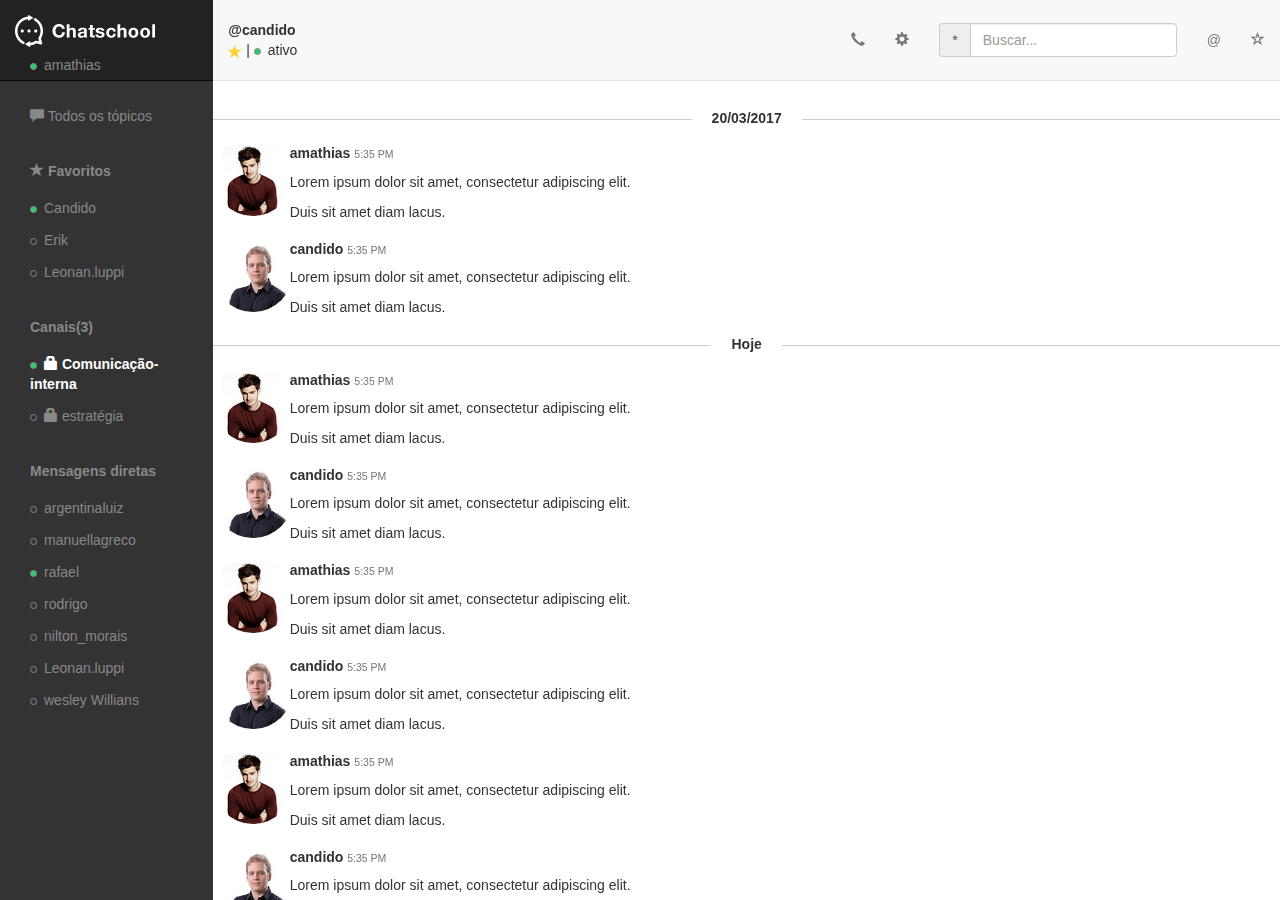
<file: html-e-css-do-zero v2/projeto/index.html>
<!DOCTYPE html>
<html lang="pt-br">
<head>
  <base href="">
  <meta charset="utf-8">
  <meta http-equiv="X-UA-Compatible" content="IE=edge">
  <meta name="viewport" content="width=device-width, initial-scale=1">
  <!-- The above 3 meta tags *must* come first in the head; any other head content must come *after* these tags -->
  <title>chatschool</title>

  <!-- Bootstrap -->
  <link href="css/bootstrap.min.css" rel="stylesheet">
  <link rel="stylesheet" href="css/styles.css">

  <!-- HTML5 shim and Respond.js for IE8 support of HTML5 elements and media queries -->
  <!-- WARNING: Respond.js doesn't work if you view the page via file:// -->
  <!--[if lt IE 9]>
  <script src="https://oss.maxcdn.com/html5shiv/3.7.3/html5shiv.min.js"></script>
  <script src="https://oss.maxcdn.com/respond/1.4.2/respond.min.js"></script>
  <![endif]-->
</head>
<body>
<div class="container-fluid box-100-height">
  <div class="row box-100-height">
    <section id="sidenav" class="col-md-2 box-100-height">
      <div class="navbar navbar-inverse navbar-static-top">
        <div class="container-fluid">
          <div class="navbar-header">
            <a href="" class="navbar-brand">
              <img src="../images/logo.png" alt="">
            </a>
          </div>
          <ul id="me" class="nav navbar-nav">
            <li class="online"><a href="">amathias</a></li>
          </ul>
        </div>
      </div>

      <ul class="nav nav-pills nav-stacked">
        <li class="no-status">
          <a href=""><span class="glyphicon glyphicon-comment"></span> Todos os tópicos</a>
        </li>
      </ul>

      <ul class="nav nav-pills nav-stacked">
        <li class="nav-header">
          <span class="glyphicon glyphicon-star"></span> Favoritos
        </li>
        <li class="online">
          <a href="">Candido</a>
          <a href="" class="action">x</a>
        </li>
        <li>
          <a href="">Erik</a>
          <a href="" class="action">x</a>
        </li>
        <li>
          <a href="">Leonan.luppi</a>
          <a href="" class="action">x</a>
        </li>
      </ul>

      <ul class="nav nav-pills nav-stacked">
        <li class="nav-header">
          Canais(3)
        </li>
        <li class="online active">
          <a href=""><span class="glyphicon glyphicon-lock"></span> Comunicação-interna</a>
          <a href="" class="action">x</a>
        </li>
        <li>
          <a href=""><span class="glyphicon glyphicon-lock"></span> estratégia</a>
          <a href="" class="action">x</a>
        </li>
      </ul>

      <ul class="nav nav-pills nav-stacked">
        <li class="nav-header">
          Mensagens diretas
        </li>
        <li>
          <a href="">argentinaluiz</a>
          <a href="" class="action">x</a>
        </li>
        <li>
          <a href="">manuellagreco</a>
          <a href="" class="action">x</a>
        </li>
        <li class="online">
          <a href="">rafael</a>
          <a href="" class="action">x</a>
        </li>
        <li>
          <a href="">rodrigo</a>
          <a href="" class="action">x</a>
        </li>
        <li>
          <a href="">nilton_morais</a>
          <a href="" class="action">x</a>
        </li>
        <li>
          <a href="">Leonan.luppi</a>
          <a href="" class="action">x</a>
        </li>
        <li>
          <a href="">wesley Willians</a>
          <a href="" class="action">x</a>
        </li>
      </ul>
    </section>

    <section id="content" class="col-md-10 box-100-height">
      <div class="navbar navbar-default navbar-static-top">
        <div class="container-fluid">
          <ul id="chat-title" class="nav navbar-nav">
            <li>
              <span>
                <a href="" class="title">@candido</a>
                <a href="" class="favorite"><span class="glyphicon glyphicon-star"></span></a> |
                <a href="" class="status">ativo</a>
              </span>
            </li>
          </ul>
          <ul class="nav navbar-nav navbar-right">
            <li><a href=""><span class="glyphicon glyphicon-earphone"></span></a></li>
            <li><a href=""><span class="glyphicon glyphicon-cog"></span></a></li>
            <li>
              <form action="" class="navbar-form navbar-left">
                <div class="input-group">
                  <span class="input-group-addon">*</span>
                  <input type="text" class="form-control" placeholder="Buscar...">
                </div>
              </form>
            </li>
            <li><a href="">@</a></li>
            <li><a href=""><span class="glyphicon glyphicon-star-empty"></span></a></li>
          </ul>
        </div>
      </div>

      <div class="row">
        <div class="col-md-12 datetime-separator">
          <h5>20/03/2017</h5>
        </div>
      </div>

      <div class="row">
        <div class="col-md-1">
          <div class="img-box-round">
            <img src="../images/team/team1.jpg" alt="">
          </div>
        </div>
        <div class="col-md-11">
          <div class="row">
            <h5>amathias <small>5:35 PM</small></h5>
          </div>
          <div class="row">
            <p>Lorem ipsum dolor sit amet, consectetur adipiscing elit.</p>
            <p>Duis sit amet diam lacus.</p>
          </div>
        </div>
      </div>

      <div class="row">
        <div class="col-md-1">
          <div class="img-box-round">
            <img src="../images/team/team2.jpg" alt="">
          </div>
        </div>
        <div class="col-md-11">
          <div class="row">
            <h5>candido <small>5:35 PM</small></h5>
          </div>
          <div class="row">
            <p>Lorem ipsum dolor sit amet, consectetur adipiscing elit.</p>
            <p>Duis sit amet diam lacus.</p>
          </div>
        </div>
      </div>

      <div class="row">
        <div class="col-md-12 datetime-separator">
          <h5>Hoje</h5>
        </div>
      </div>

      <div class="row">
        <div class="col-md-1">
          <div class="img-box-round">
            <img src="../images/team/team1.jpg" alt="">
          </div>
        </div>
        <div class="col-md-11">
          <div class="row">
            <h5>amathias <small>5:35 PM</small></h5>
          </div>
          <div class="row">
            <p>Lorem ipsum dolor sit amet, consectetur adipiscing elit.</p>
            <p>Duis sit amet diam lacus.</p>
          </div>
        </div>
      </div>

      <div class="row">
        <div class="col-md-1">
          <div class="img-box-round">
            <img src="../images/team/team2.jpg" alt="">
          </div>
        </div>
        <div class="col-md-11">
          <div class="row">
            <h5>candido <small>5:35 PM</small></h5>
          </div>
          <div class="row">
            <p>Lorem ipsum dolor sit amet, consectetur adipiscing elit.</p>
            <p>Duis sit amet diam lacus.</p>
          </div>
        </div>
      </div>

      <div class="row">
        <div class="col-md-1">
          <div class="img-box-round">
            <img src="../images/team/team1.jpg" alt="">
          </div>
        </div>
        <div class="col-md-11">
          <div class="row">
            <h5>amathias <small>5:35 PM</small></h5>
          </div>
          <div class="row">
            <p>Lorem ipsum dolor sit amet, consectetur adipiscing elit.</p>
            <p>Duis sit amet diam lacus.</p>
          </div>
        </div>
      </div>

      <div class="row">
        <div class="col-md-1">
          <div class="img-box-round">
            <img src="../images/team/team2.jpg" alt="">
          </div>
        </div>
        <div class="col-md-11">
          <div class="row">
            <h5>candido <small>5:35 PM</small></h5>
          </div>
          <div class="row">
            <p>Lorem ipsum dolor sit amet, consectetur adipiscing elit.</p>
            <p>Duis sit amet diam lacus.</p>
          </div>
        </div>
      </div>

      <div class="row">
        <div class="col-md-1">
          <div class="img-box-round">
            <img src="../images/team/team1.jpg" alt="">
          </div>
        </div>
        <div class="col-md-11">
          <div class="row">
            <h5>amathias <small>5:35 PM</small></h5>
          </div>
          <div class="row">
            <p>Lorem ipsum dolor sit amet, consectetur adipiscing elit.</p>
            <p>Duis sit amet diam lacus.</p>
          </div>
        </div>
      </div>

      <div class="row">
        <div class="col-md-1">
          <div class="img-box-round">
            <img src="../images/team/team2.jpg" alt="">
          </div>
        </div>
        <div class="col-md-11">
          <div class="row">
            <h5>candido <small>5:35 PM</small></h5>
          </div>
          <div class="row">
            <p>Lorem ipsum dolor sit amet, consectetur adipiscing elit.</p>
            <p>Duis sit amet diam lacus.</p>
          </div>
        </div>
      </div>

      <div class="row">
        <div class="col-md-1">
          <div class="img-box-round">
            <img src="../images/team/team1.jpg" alt="">
          </div>
        </div>
        <div class="col-md-11">
          <div class="row">
            <h5>amathias <small>5:35 PM</small></h5>
          </div>
          <div class="row">
            <p>Lorem ipsum dolor sit amet, consectetur adipiscing elit.</p>
            <p>Duis sit amet diam lacus.</p>
          </div>
        </div>
      </div>

      <div class="row">
        <div class="col-md-1">
          <div class="img-box-round">
            <img src="../images/team/team2.jpg" alt="">
          </div>
        </div>
        <div class="col-md-11">
          <div class="row">
            <h5>candido <small>5:35 PM</small></h5>
          </div>
          <div class="row">
            <p>Lorem ipsum dolor sit amet, consectetur adipiscing elit.</p>
            <p>Duis sit amet diam lacus.</p>
          </div>
        </div>
      </div>

      <div class="row">
        <div class="col-md-1">
          <div class="img-box-round">
            <img src="../images/team/team1.jpg" alt="">
          </div>
        </div>
        <div class="col-md-11">
          <div class="row">
            <h5>amathias <small>5:35 PM</small></h5>
          </div>
          <div class="row">
            <p>Lorem ipsum dolor sit amet, consectetur adipiscing elit.</p>
            <p>Duis sit amet diam lacus.</p>
          </div>
        </div>
      </div>

      <div class="row">
        <div class="col-md-1">
          <div class="img-box-round">
            <img src="../images/team/team2.jpg" alt="">
          </div>
        </div>
        <div class="col-md-11">
          <div class="row">
            <h5>candido <small>5:35 PM</small></h5>
          </div>
          <div class="row">
            <p>Lorem ipsum dolor sit amet, consectetur adipiscing elit.</p>
            <p>Duis sit amet diam lacus.</p>
          </div>
        </div>
      </div>

      <div class="row">
        <div class="col-md-1">
          <div class="img-box-round">
            <img src="../images/team/team1.jpg" alt="">
          </div>
        </div>
        <div class="col-md-11">
          <div class="row">
            <h5>amathias <small>5:35 PM</small></h5>
          </div>
          <div class="row">
            <p>Lorem ipsum dolor sit amet, consectetur adipiscing elit.</p>
            <p>Duis sit amet diam lacus.</p>
          </div>
        </div>
      </div>

      <div class="row">
        <div class="col-md-1">
          <div class="img-box-round">
            <img src="../images/team/team2.jpg" alt="">
          </div>
        </div>
        <div class="col-md-11">
          <div class="row">
            <h5>candido <small>5:35 PM</small></h5>
          </div>
          <div class="row">
            <p>Lorem ipsum dolor sit amet, consectetur adipiscing elit.</p>
            <p>Duis sit amet diam lacus.</p>
          </div>
        </div>
      </div>
    </section>
  </div>
</div>

<!-- jQuery (necessary for Bootstrap's JavaScript plugins) -->
<script src="https://ajax.googleapis.com/ajax/libs/jquery/1.12.4/jquery.min.js"></script>
<!-- Include all compiled plugins (below), or include individual files as needed -->
<script src="js/bootstrap.min.js"></script>
</body>
</html>
</file>
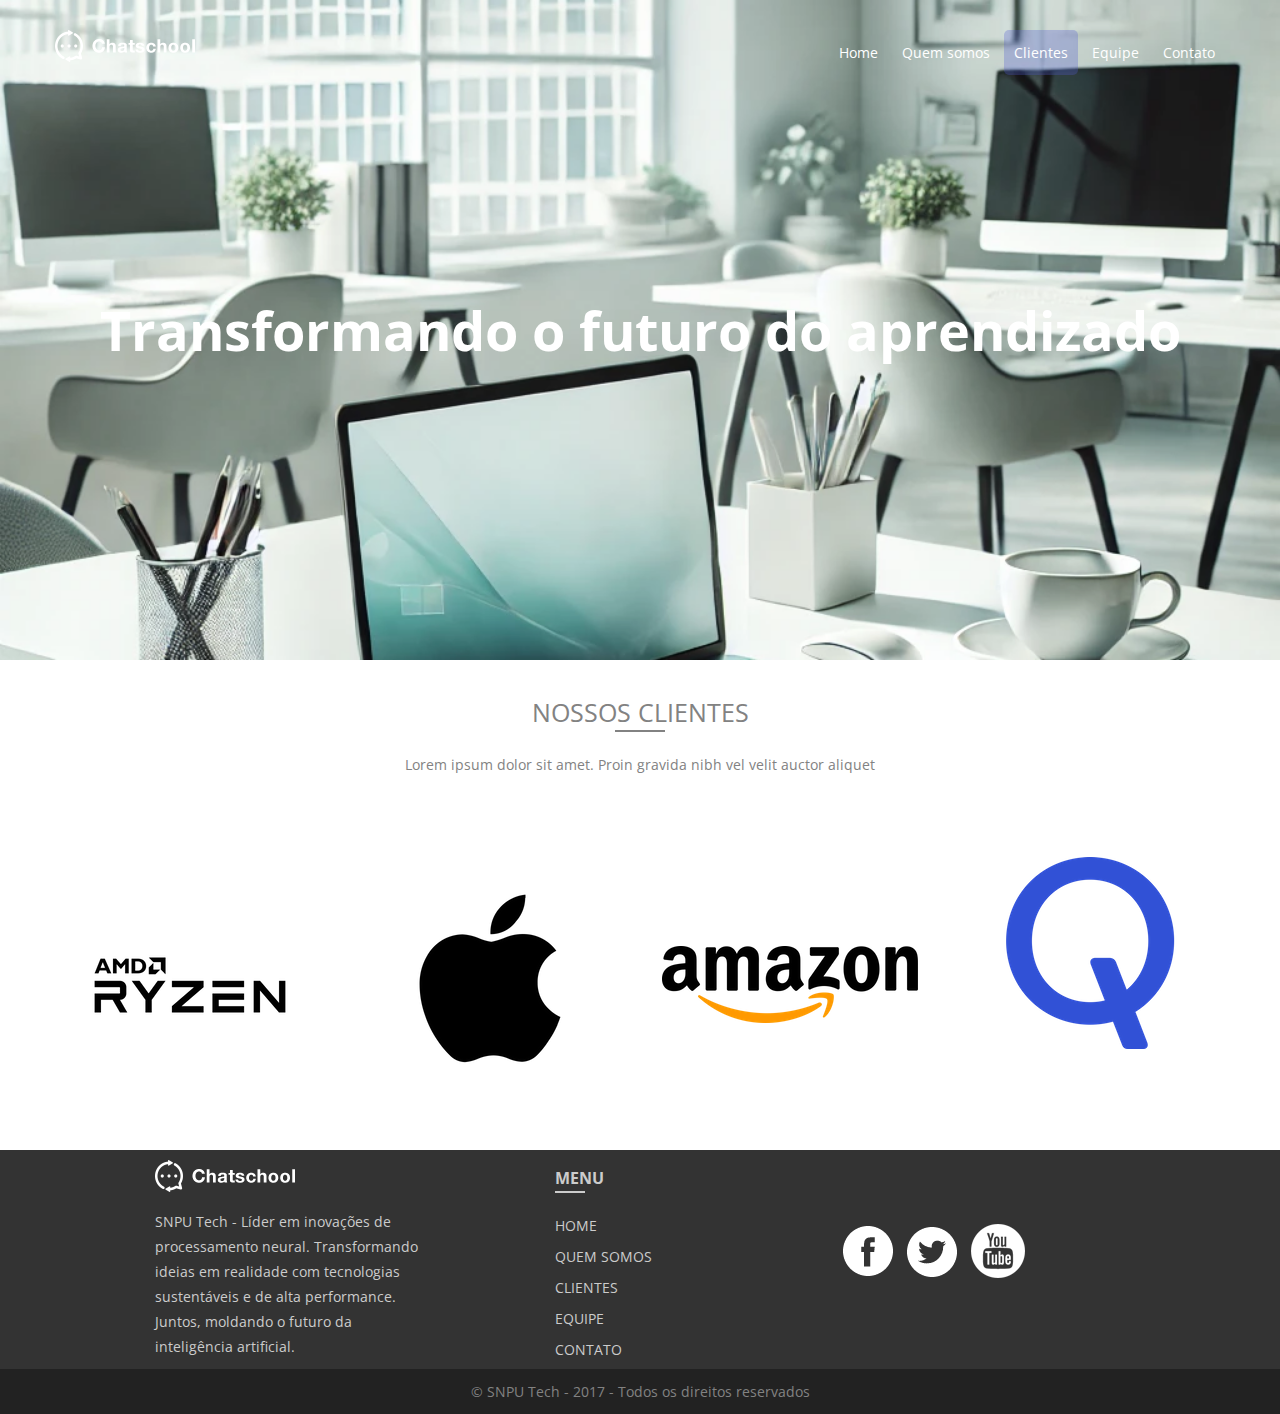
<file: html-e-css-do-zero v2/clientes.html>
<!doctype html>
<html lang="pt-br">
<head>
  <meta charset="UTF-8">
  <meta http-equiv="X-UA-Compatible" content="IE=edge">
  <meta name="viewport" content="width=device-width, initial-scale=1">
  <title>Clientes - Chatschool</title>
  <link href="https://fonts.googleapis.com/css?family=Open+Sans" rel="stylesheet">
  <link href="https://fonts.googleapis.com/icon?family=Material+Icons" rel="stylesheet">
  <link href="css/pages/clientes.min.css" rel="stylesheet">
</head>
<body>
<header id="header" class="page-clientes">
  <div class="container">
    <div class="row">
      <div class="col col-desktop-3 col-6">
        <a href="index.html">
          <img src="images/logo.png" alt="Logo da Chatschool">
        </a>
      </div>
      <div class="col col-desktop-9 col-6">
        <nav>
          <ul>
            <li><a href="/">Home</a></li>
            <li><a href="quem-somos.html">Quem somos</a></li>
            <li><a href="clientes.html" class="active">Clientes</a></li>
            <li><a href="equipe.html">Equipe</a></li>
            <li><a href="contato.html">Contato</a></li>
          </ul>
        </nav>
      </div>
    </div>
    <div class="row">
      <div class="col col-desktop-12 title">
        <h1>Transformando o futuro do aprendizado</h1>
      </div>
    </div>
  </div>
</header>
<main>
  <section id="customers" class="section section-center">
    <h2>Nossos clientes</h2>
    <p class="subtitle">Lorem ipsum dolor sit amet. Proin gravida nibh vel velit auctor aliquet</p>

    <div class="container">
      <div class="row">
        <div class="col col-desktop-3 col-3"><img src="images/clientes/icon1.png" alt=""></div>
        <div class="col col-desktop-3 col-3"><img src="images/clientes/icon2.png" alt=""></div>
        <div class="col col-desktop-3 col-3"><img src="images/clientes/icon3.png" alt=""></div>
        <div class="col col-desktop-3 col-3"><img src="images/clientes/icon4.png" alt=""></div>
      </div>
    </div>
  </section>
</main>
<footer id="footer">
  <div class="container">
    <div class="row">
      <div class="col col-offset-desktop-1 col-desktop-3">
        <p><a href=""><img src="images/logo.png" alt="Logo da Chatschool"></a></p>
        <p>SNPU Tech - Líder em inovações de processamento neural. Transformando ideias em realidade com tecnologias sustentáveis e de alta performance. Juntos, moldando o futuro da inteligência artificial.</p>
      </div>
      <div class="col col-offset-desktop-1 col-desktop-2 col-2">
        <h3>Menu</h3>
        <nav>
          <ul>
            <li><a href="/" class="active">Home</a></li>
            <li><a href="quem-somos.html">Quem somos</a></li>
            <li><a href="clientes.html">Clientes</a></li>
            <li><a href="equipe.html">Equipe</a></li>
            <li><a href="contato.html">Contato</a></li>
          </ul>
        </nav>
      </div>
      <div class="col col-desktop-3 social col-4">
        <a href=""><img src="images/social-facebook.png" alt=""></a>
        <a href=""><img src="images/social-twitter.png" alt=""></a>
        <a href=""><img src="images/social-youtube.png" alt=""></a>
      </div>
    </div>
  </div>
</footer>

<div id="copyright">
  &copy; SNPU Tech - 2017 - Todos os direitos reservados
</div>
</body>
</html>
</file>
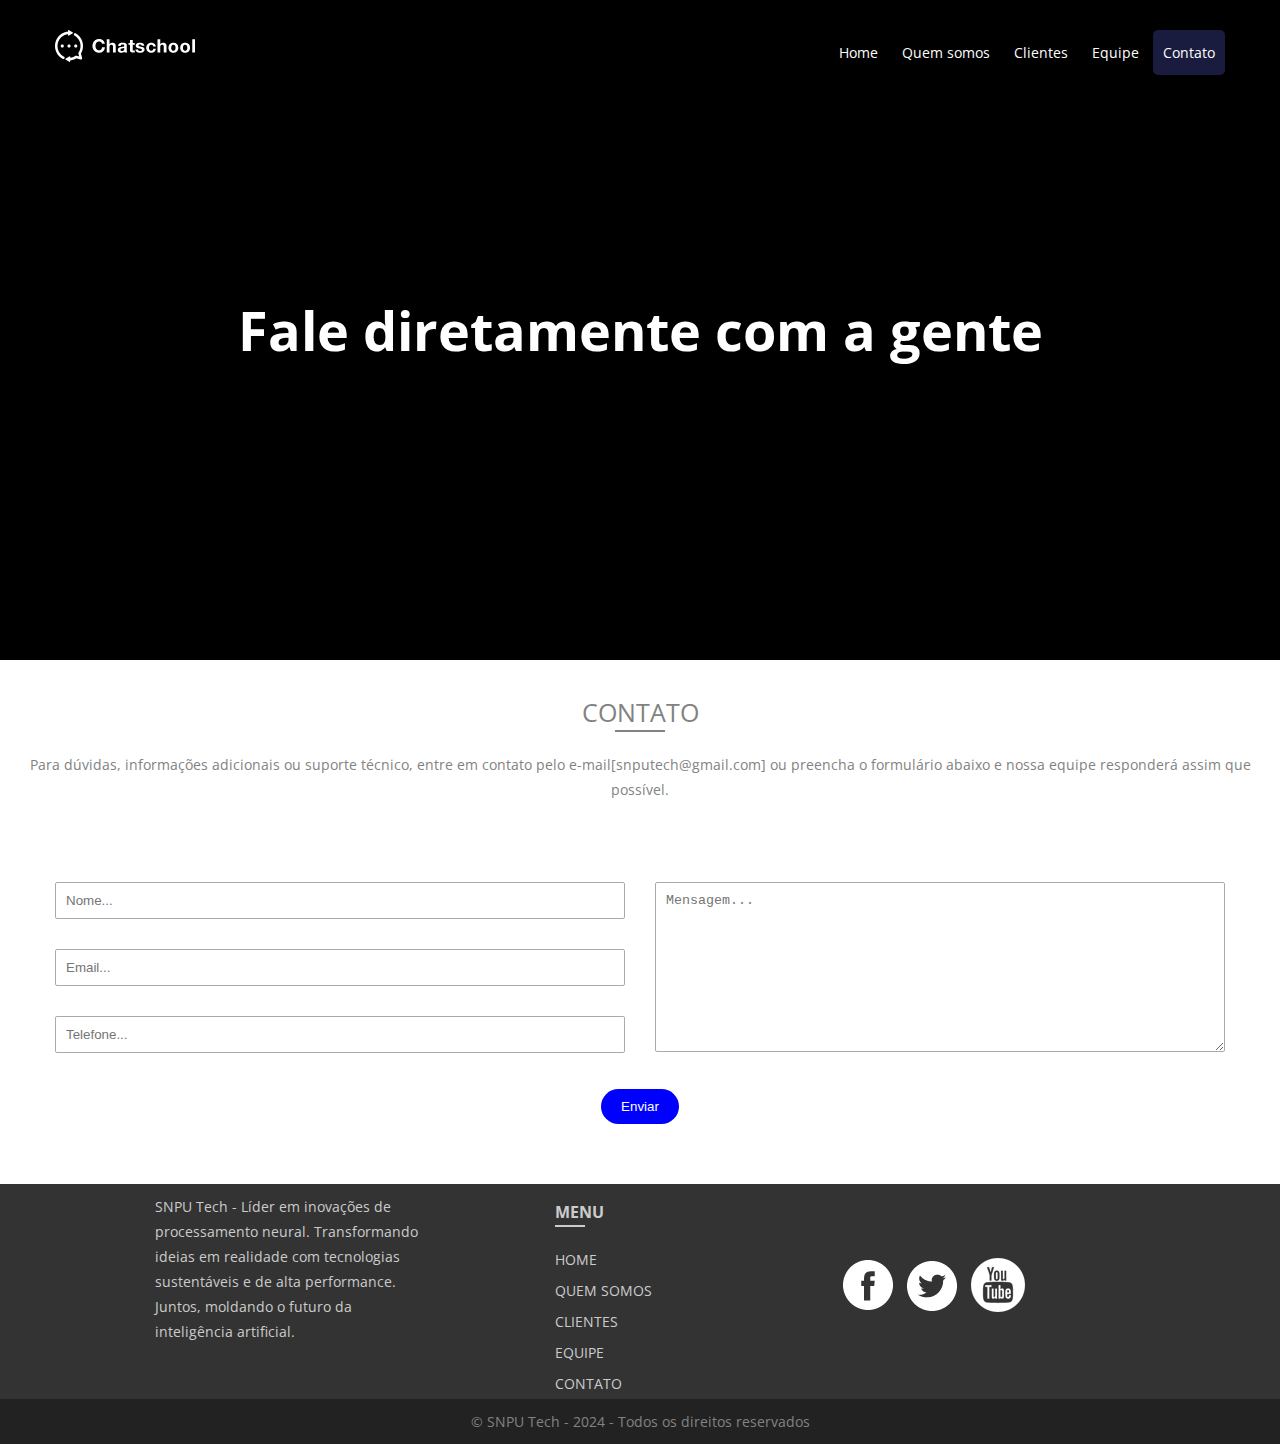
<file: html-e-css-do-zero v2/contato.html>
<!doctype html>
<html lang="pt-br">
<head>
  <meta charset="UTF-8">
  <meta http-equiv="X-UA-Compatible" content="IE=edge">
  <meta name="viewport" content="width=device-width, initial-scale=1">
  <title>Contato - Chatschool</title>
  <link href="https://fonts.googleapis.com/css?family=Open+Sans" rel="stylesheet">
  <link href="https://fonts.googleapis.com/icon?family=Material+Icons" rel="stylesheet">
  <link href="css/pages/contato.min.css" rel="stylesheet">
</head>
<body>
<header id="header" class="page-contato">
  <div class="container">
    <div class="row">
      <div class="col col-desktop-3 col-6">
        <a href="index.html">
          <img src="images/logo.png" alt="Logo da Chatschool">
        </a>
      </div>
      <div class="col col-desktop-9 col-6">
        <nav>
          <ul>
            <li><a href="/">Home</a></li>
            <li><a href="quem-somos.html">Quem somos</a></li>
            <li><a href="clientes.html">Clientes</a></li>
            <li><a href="equipe.html">Equipe</a></li>
            <li><a href="contato.html" class="active">Contato</a></li>
          </ul>
        </nav>
      </div>
    </div>
    <div class="row">
      <div class="col col-desktop-12 title">
        <h1>Fale diretamente com a gente</h1>
      </div>
    </div>
  </div>
</header>
<main>
  <section class="section section-center">
    <h2>Contato</h2>
    <p class="subtitle">
      Para dúvidas, informações adicionais ou suporte técnico, entre em contato pelo e-mail[snputech@gmail.com] ou preencha o formulário abaixo e nossa equipe responderá assim que possível.
    </p>

    <div class="container">
      <!-- https://github.com/dwyl/html-form-send-email-via-google-script-without-server -->
      <form action="https://script.google.com/macros/s/AKfycbzwr5wrIL9yQUw3Lh83wjqIw05peunLi-iUHiNVMgQ9WgXbj3AM/exec" class="row" method="post">
        <div class="col col-desktop-6 col-6">
          <div class="input-control">
            <input id="nome" name="nome" type="text" required placeholder="Nome...">
            <label for="nome">Nome*</label>
          </div>
          <div class="input-control">
            <input id="email" name="email" type="email" required placeholder="Email...">
            <label for="email">Email*</label>
          </div>
          <div class="input-control">
            <input id="telefone" name="telefone" type="number" placeholder="Telefone...">
            <label for="telefone">Telefone</label>
          </div>
        </div>
        <div class="col col-desktop-6 col-6">
          <div class="input-control">
            <textarea id="mensagem" name="mensagem" id="" cols="30" rows="10" placeholder="Mensagem..."></textarea>
            <label for="mensagem">Telefone</label>
          </div>
        </div>
        <div class="col col-desktop-12 col-6">
          <input type="submit" value="Enviar" class="btn">
        </div>
      </form>
    </div>

  </section>
</main>
<footer id="footer">
  <div class="container">
    <div class="row">
      <div class="col col-offset-desktop-1 col-desktop-3">
        <p></p>
        <p>SNPU Tech - Líder em inovações de processamento neural. Transformando ideias em realidade com tecnologias sustentáveis e de alta performance. Juntos, moldando o futuro da inteligência artificial.</p>
      </div>
      <div class="col col-offset-desktop-1 col-desktop-2 col-2">
        <h3>Menu</h3>
        <nav>
          <ul>
            <li><a href="/" class="active">Home</a></li>
            <li><a href="quem-somos.html">Quem somos</a></li>
            <li><a href="clientes.html">Clientes</a></li>
            <li><a href="equipe.html">Equipe</a></li>
            <li><a href="contato.html">Contato</a></li>
          </ul>
        </nav>
      </div>
      <div class="col col-desktop-3 social col-4">
        <a href=""><img src="images/social-facebook.png" alt=""></a>
        <a href=""><img src="images/social-twitter.png" alt=""></a>
        <a href=""><img src="images/social-youtube.png" alt=""></a>
      </div>
    </div>
  </div>
</footer>

<div id="copyright">
  &copy; SNPU Tech - 2024 - Todos os direitos reservados
</div>

<script src="https://code.jquery.com/jquery-3.2.1.min.js"></script>
<script>
  $('form').submit(function (event) {
    event.preventDefault();
    $('form input[type="submit"]').val('Aguarde...')
        .attr('disabled', true);
    $.ajax({
      type: $('form').attr('method'),
      url: $('form').attr('action'),
      data: $('form').serialize(),
      success: function () {
        alert('Email enviado com sucesso');
        $('form').trigger('reset');

        $('form input[type="submit"]').val('Enviar')
        .attr('disabled', false);
      }
    });
  });
</script>

</body>
</html>
</file>
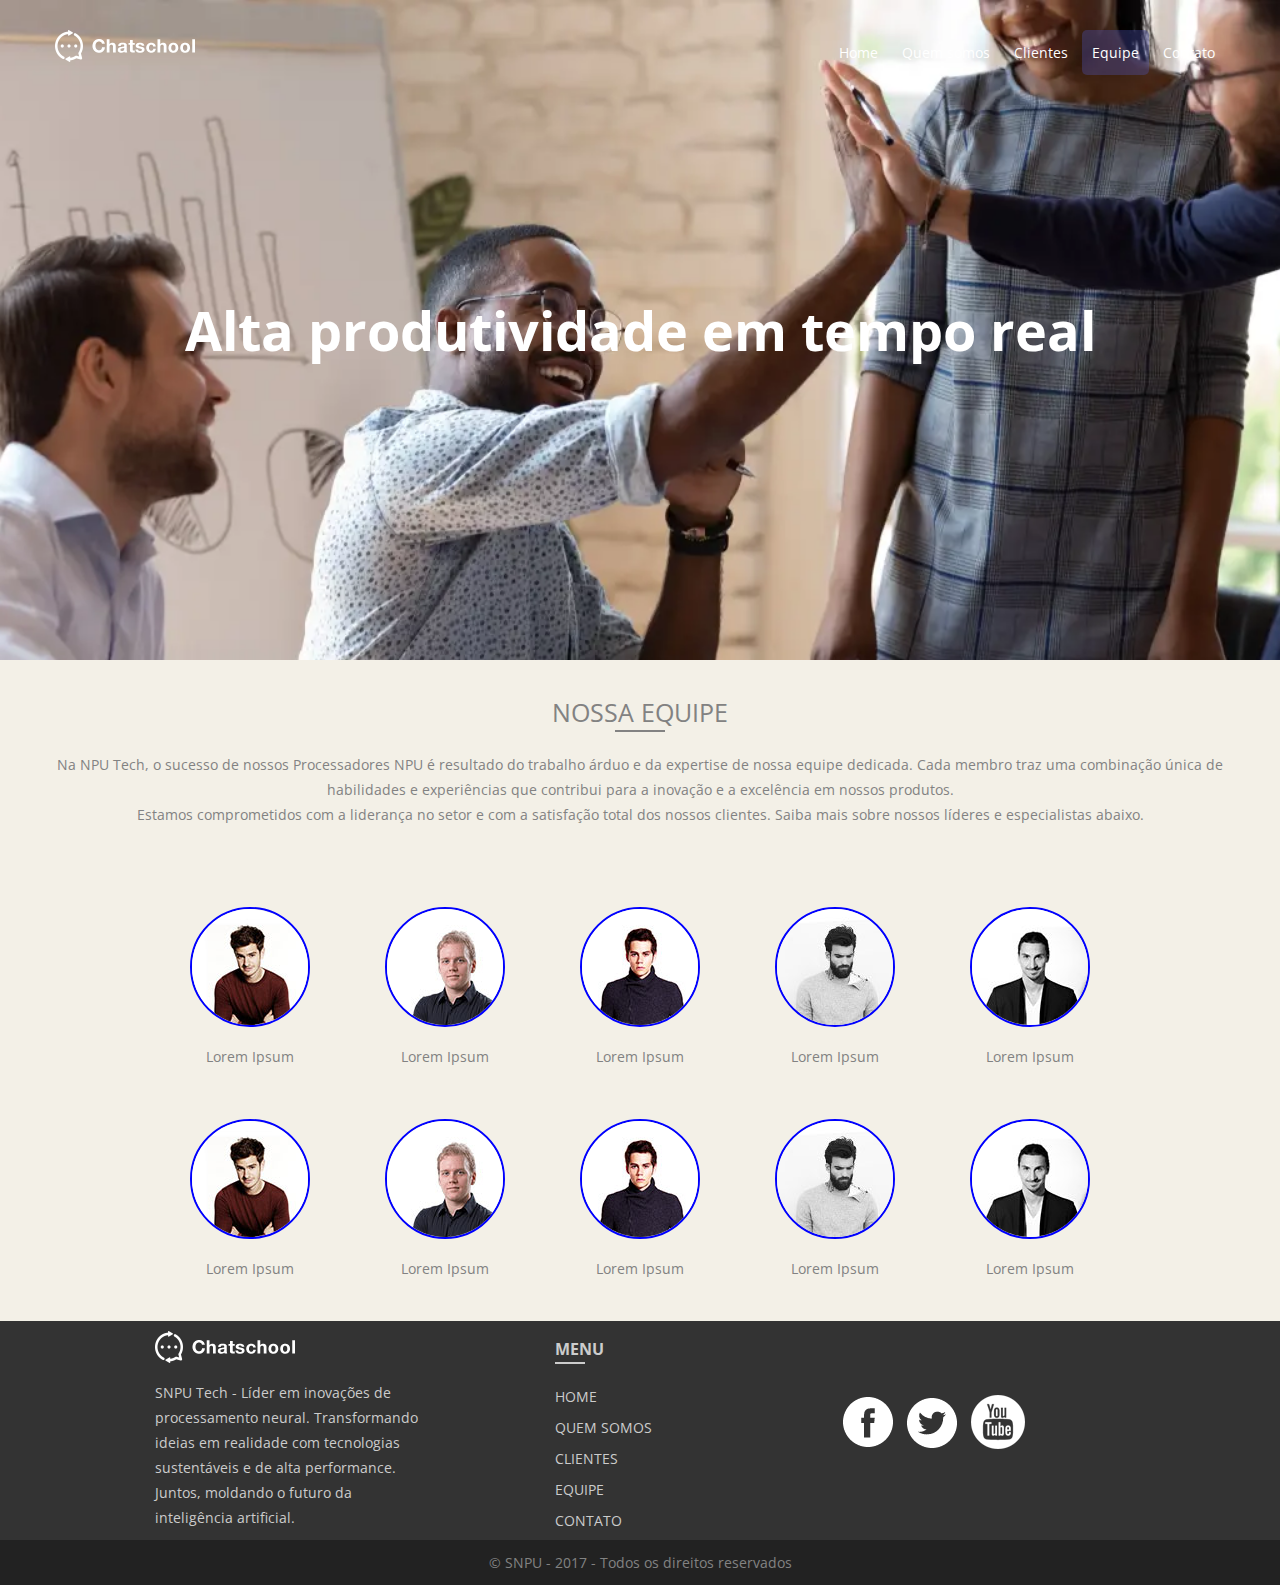
<file: html-e-css-do-zero v2/equipe.html>
<!doctype html>
<html lang="pt-br">
<head>
  <meta charset="UTF-8">
  <meta http-equiv="X-UA-Compatible" content="IE=edge">
  <meta name="viewport" content="width=device-width, initial-scale=1">
  <title>Equipe - Chatschool</title>
  <link href="https://fonts.googleapis.com/css?family=Open+Sans" rel="stylesheet">
  <link href="https://fonts.googleapis.com/icon?family=Material+Icons" rel="stylesheet">
  <link href="css/pages/equipe.min.css" rel="stylesheet">
</head>
<body>
<header id="header" class="page-equipe">
  <div class="container">
    <div class="row">
      <div class="col col-desktop-3 col-6">
        <a href="index.html">
          <img src="images/logo.png" alt="Logo da Chatschool">
        </a>
      </div>
      <div class="col col-desktop-9 col-6">
        <nav>
          <ul>
            <li><a href="/">Home</a></li>
            <li><a href="quem-somos.html">Quem somos</a></li>
            <li><a href="clientes.html">Clientes</a></li>
            <li><a href="equipe.html" class="active">Equipe</a></li>
            <li><a href="contato.html">Contato</a></li>
          </ul>
        </nav>
      </div>
    </div>
    <div class="row">
      <div class="col col-desktop-12 title">
        <h1>Alta produtividade em tempo real</h1>
      </div>
    </div>
  </div>
</header>
<main>
  <section id="team" class="section section-center">
    <div class="container">
      <h2>Nossa equipe</h2>
      <p class="subtitle">
        Na NPU Tech, o sucesso de nossos Processadores NPU é resultado do trabalho árduo e da expertise de nossa equipe dedicada. Cada membro traz uma combinação única de habilidades e experiências que contribui para a inovação e a excelência em nossos produtos.<br>
        Estamos comprometidos com a liderança no setor e com a satisfação total dos nossos clientes. Saiba mais sobre nossos líderes e especialistas abaixo.


      </p>
      <div class="container">
        <div class="row">
          <div class="team-member col-2 col col-offset-desktop-1 col-desktop-2">
            <div class="img-box-round"><img src="images/team/team1.jpg" alt=""></div>
            <p class="img-box-label">Lorem Ipsum</p>
            <div class="description">
              <h4>Lorem Ipsum</h4>
              <p>Aenean sodales dolor sit amet arcu suscipit convallis. Sed malesuada maximus finibus. Fusce ac dignissim dui. Aenean commodo, nulla vel maximus dictum</p>

              <div class="social">
                <a href=""><img src="images/social-facebook.png" alt=""></a>
                <a href=""><img src="images/social-twitter.png" alt=""></a>
                <a href=""><img src="images/social-youtube.png" alt=""></a>
              </div>
            </div>
          </div>
          <div class="team-member col-2 col col-desktop-2">
            <div class="img-box-round"><img src="images/team/team2.jpg" alt=""></div>
            <p class="img-box-label">Lorem Ipsum</p>

            <div class="description">
              <h4>Lorem Ipsum</h4>
              <p>Aenean sodales dolor sit amet arcu suscipit convallis. Sed malesuada maximus finibus. Fusce ac dignissim dui. Aenean commodo, nulla vel maximus dictum</p>

              <div class="social">
                <a href=""><img src="images/social-facebook.png" alt=""></a>
                <a href=""><img src="images/social-twitter.png" alt=""></a>
                <a href=""><img src="images/social-youtube.png" alt=""></a>
              </div>
            </div>
          </div>
          <div class="team-member col-2 col col-desktop-2">
            <div class="img-box-round"><img src="images/team/team3.jpg" alt=""></div>
            <p class="img-box-label">Lorem Ipsum</p>

            <div class="description">
              <h4>Lorem Ipsum</h4>
              <p>Aenean sodales dolor sit amet arcu suscipit convallis. Sed malesuada maximus finibus. Fusce ac dignissim dui. Aenean commodo, nulla vel maximus dictum</p>

              <div class="social">
                <a href=""><img src="images/social-facebook.png" alt=""></a>
                <a href=""><img src="images/social-twitter.png" alt=""></a>
                <a href=""><img src="images/social-youtube.png" alt=""></a>
              </div>
            </div>
          </div>
          <div class="team-member col-2 col col-desktop-2">
            <div class="img-box-round"><img src="images/team/team4.jpg" alt=""></div>
            <p class="img-box-label">Lorem Ipsum</p>

            <div class="description">
              <h4>Lorem Ipsum</h4>
              <p>Aenean sodales dolor sit amet arcu suscipit convallis. Sed malesuada maximus finibus. Fusce ac dignissim dui. Aenean commodo, nulla vel maximus dictum</p>

              <div class="social">
                <a href=""><img src="images/social-facebook.png" alt=""></a>
                <a href=""><img src="images/social-twitter.png" alt=""></a>
                <a href=""><img src="images/social-youtube.png" alt=""></a>
              </div>
            </div>
          </div>
          <div class="team-member col-2 col col-desktop-2">
            <div class="img-box-round"><img src="images/team/team5.jpg" alt=""></div>
            <p class="img-box-label">Lorem Ipsum</p>

            <div class="description">
              <h4>Lorem Ipsum</h4>
              <p>Aenean sodales dolor sit amet arcu suscipit convallis. Sed malesuada maximus finibus. Fusce ac dignissim dui. Aenean commodo, nulla vel maximus dictum</p>

              <div class="social">
                <a href=""><img src="images/social-facebook.png" alt=""></a>
                <a href=""><img src="images/social-twitter.png" alt=""></a>
                <a href=""><img src="images/social-youtube.png" alt=""></a>
              </div>
            </div>
          </div>
        </div>
        <div class="row">
          <div class="team-member col-2 col col-offset-desktop-1 col-desktop-2">
            <div class="img-box-round"><img src="images/team/team1.jpg" alt=""></div>
            <p class="img-box-label">Lorem Ipsum</p>

            <div class="description">
              <h4>Lorem Ipsum</h4>
              <p>Aenean sodales dolor sit amet arcu suscipit convallis. Sed malesuada maximus finibus. Fusce ac dignissim dui. Aenean commodo, nulla vel maximus dictum</p>

              <div class="social">
                <a href=""><img src="images/social-facebook.png" alt=""></a>
                <a href=""><img src="images/social-twitter.png" alt=""></a>
                <a href=""><img src="images/social-youtube.png" alt=""></a>
              </div>
            </div>
          </div>
          <div class="team-member col-2 col col-desktop-2">
            <div class="img-box-round"><img src="images/team/team2.jpg" alt=""></div>
            <p class="img-box-label">Lorem Ipsum</p>

            <div class="description">
              <h4>Lorem Ipsum</h4>
              <p>Aenean sodales dolor sit amet arcu suscipit convallis. Sed malesuada maximus finibus. Fusce ac dignissim dui. Aenean commodo, nulla vel maximus dictum</p>

              <div class="social">
                <a href=""><img src="images/social-facebook.png" alt=""></a>
                <a href=""><img src="images/social-twitter.png" alt=""></a>
                <a href=""><img src="images/social-youtube.png" alt=""></a>
              </div>
            </div>
          </div>
          <div class="team-member col-2 col col-desktop-2">
            <div class="img-box-round"><img src="images/team/team3.jpg" alt=""></div>
            <p class="img-box-label">Lorem Ipsum</p>

            <div class="description">
              <h4>Lorem Ipsum</h4>
              <p>Aenean sodales dolor sit amet arcu suscipit convallis. Sed malesuada maximus finibus. Fusce ac dignissim dui. Aenean commodo, nulla vel maximus dictum</p>

              <div class="social">
                <a href=""><img src="images/social-facebook.png" alt=""></a>
                <a href=""><img src="images/social-twitter.png" alt=""></a>
                <a href=""><img src="images/social-youtube.png" alt=""></a>
              </div>
            </div>
          </div>
          <div class="team-member col-2 col col-desktop-2">
            <div class="img-box-round"><img src="images/team/team4.jpg" alt=""></div>
            <p class="img-box-label">Lorem Ipsum</p>

            <div class="description">
              <h4>Lorem Ipsum</h4>
              <p>Aenean sodales dolor sit amet arcu suscipit convallis. Sed malesuada maximus finibus. Fusce ac dignissim dui. Aenean commodo, nulla vel maximus dictum</p>

              <div class="social">
                <a href=""><img src="images/social-facebook.png" alt=""></a>
                <a href=""><img src="images/social-twitter.png" alt=""></a>
                <a href=""><img src="images/social-youtube.png" alt=""></a>
              </div>
            </div>
          </div>
          <div class="team-member col-2 col col-desktop-2">
            <div class="img-box-round"><img src="images/team/team5.jpg" alt=""></div>
            <p class="img-box-label">Lorem Ipsum</p>

            <div class="description">
              <h4>Lorem Ipsum</h4>
              <p>Aenean sodales dolor sit amet arcu suscipit convallis. Sed malesuada maximus finibus. Fusce ac dignissim dui. Aenean commodo, nulla vel maximus dictum</p>

              <div class="social">
                <a href=""><img src="images/social-facebook.png" alt=""></a>
                <a href=""><img src="images/social-twitter.png" alt=""></a>
                <a href=""><img src="images/social-youtube.png" alt=""></a>
              </div>
            </div>
          </div>
        </div>
      </div>
    </div>
  </section>
</main>
<footer id="footer">
  <div class="container">
    <div class="row">
      <div class="col col-offset-desktop-1 col-desktop-3">
        <p><a href=""><img src="images/logo.png" alt="Logo da Chatschool"></a></p>
        <p>SNPU Tech - Líder em inovações de processamento neural. Transformando ideias em realidade com tecnologias sustentáveis e de alta performance. Juntos, moldando o futuro da inteligência artificial.</p>
      </div>
      <div class="col col-offset-desktop-1 col-desktop-2 col-2">
        <h3>Menu</h3>
        <nav>
          <ul>
            <li><a href="/" class="active">Home</a></li>
            <li><a href="quem-somos.html">Quem somos</a></li>
            <li><a href="clientes.html">Clientes</a></li>
            <li><a href="equipe.html">Equipe</a></li>
            <li><a href="contato.html">Contato</a></li>
          </ul>
        </nav>
      </div>
      <div class="col col-desktop-3 social col-4">
        <a href=""><img src="images/social-facebook.png" alt=""></a>
        <a href=""><img src="images/social-twitter.png" alt=""></a>
        <a href=""><img src="images/social-youtube.png" alt=""></a>
      </div>
    </div>
  </div>
</footer>

<div id="copyright">
  &copy; SNPU - 2017 - Todos os direitos reservados
</div>
</body>
</html>
</file>
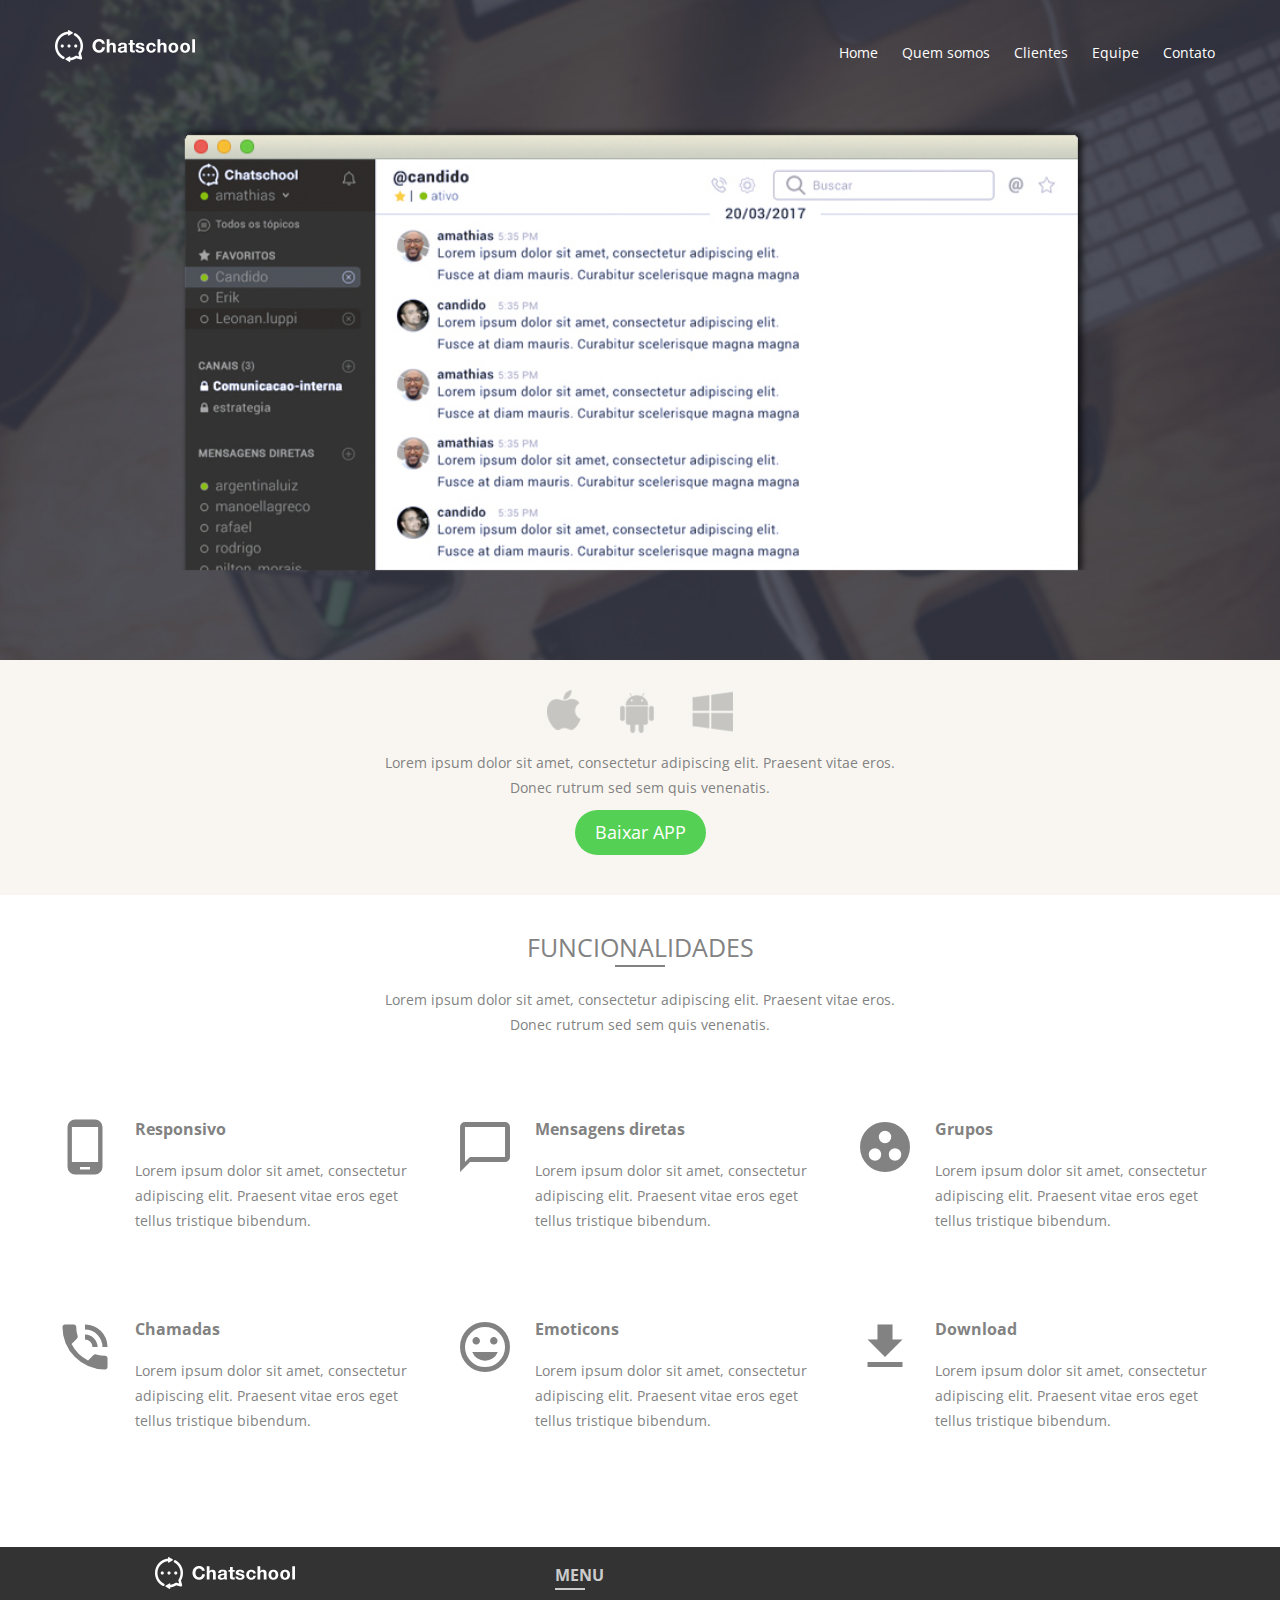
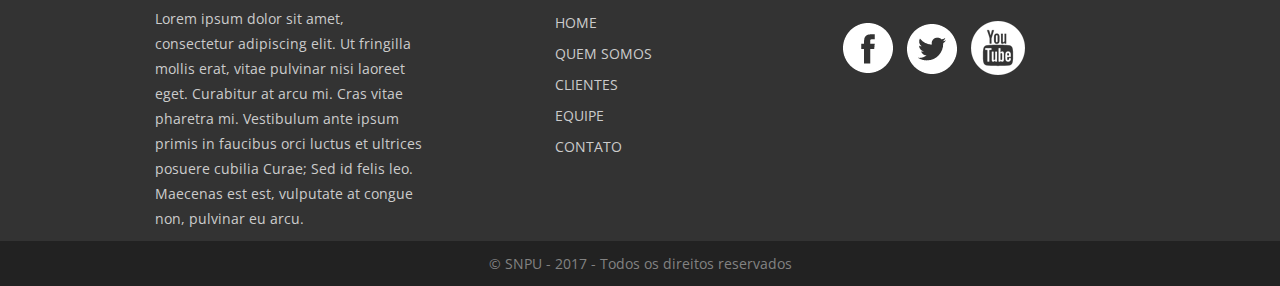
<file: html-e-css-do-zero v2/produto.html>
<!doctype html>
<html lang="pt-br">
<head>
  <meta charset="UTF-8">
  <meta http-equiv="X-UA-Compatible" content="IE=edge">
  <meta name="viewport" content="width=device-width, initial-scale=1">
  <title>Produtos - Chatschool</title>
  <link href="https://fonts.googleapis.com/css?family=Open+Sans" rel="stylesheet">
  <link href="https://fonts.googleapis.com/icon?family=Material+Icons" rel="stylesheet">
  <link href="css/pages/produto.min.css" rel="stylesheet">
</head>
<body>
<header id="header" class="page-produto">
  <div class="container">
    <div class="row">
      <div class="col col-desktop-3 col-6">
        <a href="index.html">
          <img src="images/logo.png" alt="Logo da Chatschool">
        </a>
      </div>
      <div class="col col-desktop-9 col-6">
        <nav>
          <ul>
            <li><a href="/">Home</a></li>
            <li><a href="quem-somos.html">Quem somos</a></li>
            <li><a href="clientes.html">Clientes</a></li>
            <li><a href="equipe.html">Equipe</a></li>
            <li><a href="contato.html">Contato</a></li>
          </ul>
        </nav>
      </div>
    </div>
  </div>
</header>
<main>
  <section class="section section-center" id="download">
    <img src="images/produto_download.jpg" alt="">
    <p>Lorem ipsum dolor sit amet, consectetur adipiscing elit. Praesent vitae eros.<br>
      Donec rutrum sed sem quis venenatis.</p>
    <p><a href="" class="btn">Baixar APP</a></p>
  </section>
  <section class="section section-center" id="funcionalidades">
    <h2>Funcionalidades</h2>

    <p class="subtitle">Lorem ipsum dolor sit amet, consectetur adipiscing elit. Praesent vitae eros.<br>
      Donec rutrum sed sem quis venenatis.</p>

    <div class="container text-left">
      <div class="row">
        <div class="col col-desktop-4">
          <i class="material-icons">phone_android</i>
          <h3>Responsivo</h3>
          <p>Lorem ipsum dolor sit amet, consectetur adipiscing elit. Praesent vitae eros eget tellus tristique
            bibendum.</p>
        </div>
        <div class="col col-desktop-4">
          <i class="material-icons">chat_bubble_outline</i>
          <h3>Mensagens diretas</h3>
          <p>Lorem ipsum dolor sit amet, consectetur adipiscing elit. Praesent vitae eros eget tellus tristique
            bibendum.</p>
        </div>
        <div class="col col-desktop-4">
          <i class="material-icons">group_work</i>
          <h3>Grupos</h3>
          <p>Lorem ipsum dolor sit amet, consectetur adipiscing elit. Praesent vitae eros eget tellus tristique
            bibendum.</p>
        </div>
      </div>
      <div class="row">
        <div class="col col-desktop-4">
          <i class="material-icons">phone_in_talk</i>
          <h3>Chamadas</h3>
          <p>Lorem ipsum dolor sit amet, consectetur adipiscing elit. Praesent vitae eros eget tellus tristique
            bibendum.</p>
        </div>
        <div class="col col-desktop-4">
          <i class="material-icons">insert_emoticon</i>
          <h3>Emoticons</h3>
          <p>Lorem ipsum dolor sit amet, consectetur adipiscing elit. Praesent vitae eros eget tellus tristique
            bibendum.</p>
        </div>
        <div class="col col-desktop-4">
          <i class="material-icons">file_download</i>
          <h3>Download</h3>
          <p>Lorem ipsum dolor sit amet, consectetur adipiscing elit. Praesent vitae eros eget tellus tristique
            bibendum.</p>
        </div>
      </div>
    </div>

  </section>
</main>
<footer id="footer">
  <div class="container">
    <div class="row">
      <div class="col col-offset-desktop-1 col-desktop-3">
        <p><a href=""><img src="images/logo.png" alt="Logo da Chatschool"></a></p>
        <p>Lorem ipsum dolor sit amet, consectetur adipiscing elit. Ut fringilla mollis erat, vitae pulvinar nisi laoreet eget. Curabitur at arcu mi. Cras vitae pharetra mi. Vestibulum ante ipsum primis in faucibus orci luctus et ultrices posuere cubilia Curae; Sed id felis leo. Maecenas est est, vulputate at congue non, pulvinar eu arcu.</p>
      </div>
      <div class="col col-offset-desktop-1 col-desktop-2 col-2">
        <h3>Menu</h3>
        <nav>
          <ul>
            <li><a href="/" class="active">Home</a></li>
            <li><a href="quem-somos.html">Quem somos</a></li>
            <li><a href="clientes.html">Clientes</a></li>
            <li><a href="equipe.html">Equipe</a></li>
            <li><a href="contato.html">Contato</a></li>
          </ul>
        </nav>
      </div>
      <div class="col col-desktop-3 social col-4">
        <a href=""><img src="images/social-facebook.png" alt=""></a>
        <a href=""><img src="images/social-twitter.png" alt=""></a>
        <a href=""><img src="images/social-youtube.png" alt=""></a>
      </div>
    </div>
  </div>
</footer>

<div id="copyright">
  &copy; SNPU - 2017 - Todos os direitos reservados
</div>
</body>
</html>
</file>
<file: html-e-css-do-zero v2/projeto/css/styles.css>
@import "../../css/icons.css";

html, body, .box-100-height {
    height: 100%;
}
#sidenav {
    background-color: #333333;
    color: #888;
    padding-right: 0;
    overflow-y: auto;
}

#sidenav a {
    color: #888;
}

#sidenav .navbar {
    margin-left: -15px;
}

#sidenav .nav-header {
    padding: 10px 15px;
    font-weight: bold;
    margin-top: 20px;
}

#sidenav .nav-pills>li>a {
    border-radius: 0;
    padding: 5px 15px;
}

#sidenav .nav-pills>li.active>a {
    background-color: transparent;
    color: #fff;
    font-weight: bold;
}

#sidenav .nav-pills>li>a:hover, #sidenav .nav-pills>li>a:focus {
    background-color: #222222;
}

#sidenav .nav>li>a:before, #chat-title a.status:before {
    content: '';
    display: inline-block;
    border: 1px solid #888;
    border-radius: 100%;
    width: 7px;
    height: 7px;
    vertical-align: middle;
    margin-right: 7px;
}

#sidenav .nav>li.no-status>a:before {
    display: none;
}

#sidenav .nav>li.online>a:before, #chat-title a.status:before {
    background-color: #2ecc71;
}

#sidenav .nav>li>a.action:before {
    display: none;
}

#sidenav .nav>li {
    position: relative;
}

#sidenav .nav>li>a.action {
    display: none;
    position: absolute;
    top: 5px;
    right:5px;
    z-index: 99;
    font-weight: bold;
    border: 2px solid #888;
    border-radius: 100%;
    color: #888;
    padding: 0 5px;
    font-size: 12px;
    text-align: center;
    height: 20px;
    line-height: 16px;
}

#sidenav .nav>li:hover>a.action {
    display: block;
}

#me li a {
    padding-top: 5px;
    padding-bottom: 5px;
}

#content {
    overflow-y: auto;
    overflow-x: hidden;
    padding: 0;
}

#content .navbar-nav>li>a {
    padding-top: 30px;
    padding-bottom: 30px;
}

#content .navbar-nav>li>.navbar-form {
    padding-top: 15px;
    padding-bottom: 15px;
}

#chat-title {
    position: relative;
    height: 80px;
}

#chat-title li {
    position: absolute;
    top: 50%;
    left: 0;
    transform: translate(0, -50%);
    display: block;
}

#chat-title li>span {
    white-space: nowrap;
}

#chat-title .title {
    display: block;
    font-weight: bold;
}

#chat-title li a {
    color: #333;
}

#chat-title li a.favorite span {
    color: #fed136;
    vertical-align: middle;
}

#content h5 {
    font-weight: bold;
}

#content .datetime-separator {
    position: relative;
    text-align: center;
}

#content .datetime-separator h5 {
    display: inline-block;
    background-color: #fff;
    padding: 0 20px;
}

#content .datetime-separator:before {
    content: '';;
    display: block;
    width: 100%;
    border-bottom: 1px solid #cccccc;
    position: absolute;
    top: 50%;
    z-index: -1;
}

.img-box-round img {
    width: 80px;
    height: 80px;
}
</file>
<file: html-e-css-do-zero v2/css/pages/clientes.min.css>
/*
    Prioridade:
    id
    class
    tag
    ordem
*/
* {
    box-sizing: border-box
}

a {
    text-decoration: none
}

body {
    margin: 0;
    padding: 0;
    font-size: 14px
}

p {
    margin: 10px 0 10px 0
}

/**
 * Cálculo colunas:
 * largura_unica_porcentagem = 100 / maximo_colunas
 *
 * Multiplicamos largura_unica_porcentagem pelo tamanho da coluna
 */
.container,
.container-fluid {
    width: 100%;
    padding-left: 15px;
    padding-right: 15px
}

.row {
    margin-left: -15px;
    margin-right: -15px
}

.row:before,
.row:after {
    content: " ";
    display: table
}

.row:after {
    clear: both
}

.col {
    position: relative;
    padding-left: 15px;
    padding-right: 15px;
    min-height: 1px;
    float: left
}

.col-1 {
    width: 16.666666%
}

.col-2 {
    width: 33.333332%
}

.col-3 {
    width: 49.999998%
}

.col-4 {
    width: 66.666664%
}

.col-5 {
    width: 83.33333%
}

.col-6 {
    width: 100%
}

@media (min-width:992px) {
    .container {
        max-width: 992px;
        margin: 0 auto
    }

    .col-desktop-1 {
        width: 8.333333%
    }

    .col-desktop-2 {
        width: 16.66%
    }

    .col-desktop-3 {
        width: 24.999999%
    }

    .col-desktop-4 {
        width: 33.333332%
    }

    .col-desktop-5 {
        width: 41.666665%
    }

    .col-desktop-6 {
        width: 49.999998%
    }

    .col-desktop-7 {
        width: 58.333331%
    }

    .col-desktop-8 {
        width: 66.666664%
    }

    .col-desktop-9 {
        width: 74.999997%
    }

    .col-desktop-10 {
        width: 83.33333%
    }

    .col-desktop-11 {
        width: 91.666663%
    }

    .col-desktop-12 {
        width: 100%
    }

    .col-offset-desktop-1 {
        margin-left: 8.333333%
    }

    .col-offset-desktop-2 {
        margin-left: 16.66%
    }

    .col-offset-desktop-3 {
        margin-left: 24.999999%
    }

    .col-offset-desktop-4 {
        margin-left: 33.333332%
    }

    .col-offset-desktop-5 {
        margin-left: 41.666665%
    }

    .col-offset-desktop-6 {
        margin-left: 49.999998%
    }

    .col-offset-desktop-7 {
        margin-left: 58.333331%
    }

    .col-offset-desktop-8 {
        margin-left: 66.666664%
    }

    .col-offset-desktop-9 {
        margin-left: 74.999997%
    }

    .col-offset-desktop-10 {
        margin-left: 83.33333%
    }

    .col-offset-desktop-11 {
        margin-left: 91.666663%
    }

    .col-offset-desktop-12 {
        margin-left: 100%
    }
}

@media (min-width:1200px) {
    .container {
        max-width: 1200px
    }
}

.btn {
    background-color: blue;
    color: #fff;
    display: inline-block;
    border-radius: 30px;
    padding: 10px 20px;
    text-decoration: none;
    transition: ease .5s all;
    border: none;
    cursor: pointer
}

.btn:hover {
    background-color: blue
}

.btn.orange {
    background-color: #4a36fe
}

.btn.orange:hover {
    background-color: black
}

h2 {
    text-transform: uppercase;
    font-weight: normal;
    text-align: center;
    font-size: 25px;
    margin: 10px 0 20px 0
}

h2:after {
    content: '';
    display: block;
    background-color: rgb(130, 130, 130);
    margin: 5px auto 0 auto;
    width: 50px;
    height: 2px
}

.subtitle {
    margin-bottom: 80px
}

.text-left {
    text-align: left
}

.icon-container {
    display: inline-block;
    width: 140px;
    height: 140px;
    background: #e1f3e1;
    border-radius: 30px;
    position: relative
}

.icon-container .material-icons {
    display: block;
    font-size: 85px;
    color: blue;
    position: absolute;
    top: 50%;
    left: 50%;
    transform: translate(-50%, -50%);
    cursor: default
}

.img-box-round {
    display: inline-block;
    border-radius: 100%;
    overflow: hidden
}

.img-box-label:before {
    content: '';
    display: block;
    width: 50%;
    height: 60px;
    border-right: 2px solid rgb(32, 41, 123);;
    background: transparent;
    margin-bottom: 10px
}

nav ul,
nav ul li {
    list-style: none;
    margin: 0;
    padding: 0
}

body {
    font-family: 'Open Sans', sans-serif;
    color: rgb(130, 130, 130);
    line-height: 25px
}

#header .btn {
    font-size: 16px;
    padding: 10px 30px
}

#header .btn:hover {
    background-color: blue
}

#header nav a {
    display: inline-block;
    text-decoration: none;
    padding: 10px;
    border-radius: 5px
}

#header nav a:hover,
#header nav a.active {
    background-color: rgba(84, 92, 209, 0.3)
}

#header h1 {
    font-size: 54px;
    line-height: 60px
}

#header {
    background: #000 no-repeat fixed center;
    background-size: cover;
    color: #fff;
    width: 100%;
    height: 660px;
    position: relative;
    padding-top: 30px
}

#header a {
    color: #fff;
    transition: ease .5s all
}

#header nav {
    text-align: right
}

#header nav ul,
#header nav ul li {
    display: inline-block
}

#header .title {
    position: absolute;
    left: 0;
    top: 50%;
    transform: translate(0, -50%);
    text-align: center
}

.section {
    padding: 30px 0 30px 0
}

.section-center {
    text-align: center
}

#footer {
    background-color: rgb(51, 51, 51);
    text-align: left
}

#footer,
#footer a {
    color: rgb(204, 204, 204)
}

#footer h3,
#footer nav li {
    text-transform: uppercase
}

#footer h3:after {
    content: '';
    display: block;
    border-bottom: 2px solid rgb(204, 204, 204);
    width: 30px
}

#footer nav li {
    padding: 3px 0
}

#footer nav li a:hover {
    color: rgb(255, 255, 255)
}

#footer .social {
    height: 200px;
    line-height: 200px;
    text-align: right
}

#footer .social a {
    display: inline-block;
    padding: 0 0 0 10px;
    opacity: 1
}

#footer .social a:hover {
    opacity: .5;
    transition: ease .3s all
}

#footer .social img {
    vertical-align: middle
}

#copyright {
    text-align: center;
    background-color: rgb(34, 34, 34);
    padding: 10px
}

@media (max-width:992px) {

    #header,
    #header nav {
        text-align: center
    }
}

#header.page-clientes {
    background-image: url(../../images/background-clientes.jpg)
}
</file>
<file: html-e-css-do-zero v2/css/pages/contato.min.css>
input,
textarea {
    border: 1px solid #aaa;
    border-radius: 2px;
    margin-bottom: 30px;
    padding: 10px;
    width: 100%
}

input[type="submit"] {
    width: auto
}

textarea {
    height: 170px
}

input:focus,
textarea:focus {
    outline: 1px solid #777
}

.input-control {
    position: relative
}

.input-control label {
    position: absolute;
    top: 5px;
    left: 5px;
    opacity: 0
}

.input-control input:focus~label,
.input-control textarea:focus~label {
    top: -25px;
    font-size: 12px;
    transition: ease .5s all;
    opacity: 1
}

/*
    Prioridade:
    id
    class
    tag
    ordem
*/
/*
    Prioridade:
    id
    class
    tag
    ordem
*/
/*
    Prioridade:
    id
    class
    tag
    ordem
*/
* {
    box-sizing: border-box
}

a {
    text-decoration: none
}

body {
    margin: 0;
    padding: 0;
    font-size: 14px
}

p {
    margin: 10px 0 10px 0
}

/**
 * Cálculo colunas:
 * largura_unica_porcentagem = 100 / maximo_colunas
 *
 * Multiplicamos largura_unica_porcentagem pelo tamanho da coluna
 */
.container,.container-fluid{width:100%;padding-left:15px;padding-right:15px}.row{margin-left:-15px;margin-right:-15px}.row:before,.row:after{content:" ";display:table}.row:after{clear:both}.col{position:relative;padding-left:15px;padding-right:15px;min-height:1px;float:left}.col-1{width:16.666666%}.col-2{width:33.333332%}.col-3{width:49.999998%}.col-4{width:66.666664%}.col-5{width:83.33333%}.col-6{width:100%}@media (min-width:992px){.container{max-width:992px;margin:0 auto}.col-desktop-1{width:8.333333%}.col-desktop-2{width:16.66%}.col-desktop-3{width:24.999999%}.col-desktop-4{width:33.333332%}.col-desktop-5{width:41.666665%}.col-desktop-6{width:49.999998%}.col-desktop-7{width:58.333331%}.col-desktop-8{width:66.666664%}.col-desktop-9{width:74.999997%}.col-desktop-10{width:83.33333%}.col-desktop-11{width:91.666663%}.col-desktop-12{width:100%}.col-offset-desktop-1{margin-left:8.333333%}.col-offset-desktop-2{margin-left:16.66%}.col-offset-desktop-3{margin-left:24.999999%}.col-offset-desktop-4{margin-left:33.333332%}.col-offset-desktop-5{margin-left:41.666665%}.col-offset-desktop-6{margin-left:49.999998%}.col-offset-desktop-7{margin-left:58.333331%}.col-offset-desktop-8{margin-left:66.666664%}.col-offset-desktop-9{margin-left:74.999997%}.col-offset-desktop-10{margin-left:83.33333%}.col-offset-desktop-11{margin-left:91.666663%}.col-offset-desktop-12{margin-left:100%}}@media (min-width:1200px){.container{max-width:1200px}}
.btn{background-color:blue;color:#fff;display:inline-block;border-radius:30px;padding:10px 20px;text-decoration:none;transition:ease .5s all;border:none;cursor:pointer}.btn:hover{background-color:blue}.btn.orange{background-color:#4a36fe}.btn.orange:hover{background-color:black}
h2{text-transform:uppercase;font-weight:normal;text-align:center;font-size:25px;margin:10px 0 20px 0}h2:after{content:'';display:block;background-color:rgb(130,130,130);margin:5px auto 0 auto;width:50px;height:2px}.subtitle{margin-bottom:80px}.text-left{text-align:left}
.icon-container{display:inline-block;width:140px;height:140px;background:#e1f3e1;border-radius:30px;position:relative}.icon-container .material-icons{display:block;font-size:85px;color:blue;position:absolute;top:50%;left:50%;transform:translate(-50%,-50%);cursor:default}.img-box-round{display:inline-block;border-radius:100%;overflow:hidden}.img-box-label:before{content:'';display:block;width:50%;height:60px;border-right:2px solid rgb(32, 41, 123);background:transparent;margin-bottom:10px}
nav ul,nav ul li{list-style:none;margin:0;padding:0}
body{font-family:'Open Sans',sans-serif;color:rgb(130,130,130);line-height:25px}#header .btn{font-size:16px;padding:10px 30px}#header .btn:hover{background-color:blue}#header nav a{display:inline-block;text-decoration:none;padding:10px;border-radius:5px}#header nav a:hover,#header nav a.active{background-color:rgba(84, 92, 209, 0.3)}#header h1{font-size:54px;line-height:60px}#header{background:#000 no-repeat fixed center;background-size:cover;color:#fff;width:100%;height:660px;position:relative;padding-top:30px}#header a{color:#fff;transition:ease .5s all}#header nav{text-align:right}#header nav ul,#header nav ul li{display:inline-block}#header .title{position:absolute;left:0;top:50%;transform:translate(0,-50%);text-align:center}.section{padding:30px 0 30px 0}.section-center{text-align:center}#footer{background-color:rgb(51,51,51);text-align:left}#footer,#footer a{color:rgb(204,204,204)}#footer h3,#footer nav li{text-transform:uppercase}#footer h3:after{content:'';display:block;border-bottom:2px solid rgb(204,204,204);width:30px}#footer nav li{padding:3px 0}#footer nav li a:hover{color:rgb(255,255,255)}#footer .social{height:200px;line-height:200px;text-align:right}#footer .social a{display:inline-block;padding:0 0 0 10px;opacity:1}#footer .social a:hover{opacity:.5;transition:ease .3s all}#footer .social img{vertical-align:middle}#copyright{text-align:center;background-color:rgb(34,34,34);padding:10px}@media (max-width:992px){#header,#header nav{text-align:center}}
#header.page-equipe{background-image:url(../../images/background-equipe.jpg)}#team{background-color:#f3f0e7}#team .img-box-round{width:120px;height:120px;border:2px solid blue}#team .img-box-label:before{display:none}#team .row:first-child{margin-bottom:40px}.team-member .description{background-color:rgba(0,0,0,0.7);border:5px solid rgba(0,0,0,0.3);color:white;padding:20px;margin-bottom:30px}@media (min-width:992px){.team-member{position:relative}.team-member:hover .description{display:block}.team-member .description{display:none;position:absolute;top:50%;left:50%;z-index:99;width:400px}.team-member:nth-child(4) .description,.team-member:nth-child(5) .description{left:auto;right:50%}}
</file>
<file: html-e-css-do-zero v2/css/pages/equipe.min.css>
/*
    Prioridade:
    id
    class
    tag
    ordem
*/
* {
    box-sizing: border-box
}

a {
    text-decoration: none
}

body {
    margin: 0;
    padding: 0;
    font-size: 14px
}

p {
    margin: 10px 0 10px 0
}

/**
 * Cálculo colunas:
 * largura_unica_porcentagem = 100 / maximo_colunas
 *
 * Multiplicamos largura_unica_porcentagem pelo tamanho da coluna
 */
.container,
.container-fluid {
    width: 100%;
    padding-left: 15px;
    padding-right: 15px
}

.row {
    margin-left: -15px;
    margin-right: -15px
}

.row:before,
.row:after {
    content: " ";
    display: table
}

.row:after {
    clear: both
}

.col {
    position: relative;
    padding-left: 15px;
    padding-right: 15px;
    min-height: 1px;
    float: left
}

.col-1 {
    width: 16.666666%
}

.col-2 {
    width: 33.333332%
}

.col-3 {
    width: 49.999998%
}

.col-4 {
    width: 66.666664%
}

.col-5 {
    width: 83.33333%
}

.col-6 {
    width: 100%
}

@media (min-width:992px) {
    .container {
        max-width: 992px;
        margin: 0 auto
    }

    .col-desktop-1 {
        width: 8.333333%
    }

    .col-desktop-2 {
        width: 16.66%
    }

    .col-desktop-3 {
        width: 24.999999%
    }

    .col-desktop-4 {
        width: 33.333332%
    }

    .col-desktop-5 {
        width: 41.666665%
    }

    .col-desktop-6 {
        width: 49.999998%
    }

    .col-desktop-7 {
        width: 58.333331%
    }

    .col-desktop-8 {
        width: 66.666664%
    }

    .col-desktop-9 {
        width: 74.999997%
    }

    .col-desktop-10 {
        width: 83.33333%
    }

    .col-desktop-11 {
        width: 91.666663%
    }

    .col-desktop-12 {
        width: 100%
    }

    .col-offset-desktop-1 {
        margin-left: 8.333333%
    }

    .col-offset-desktop-2 {
        margin-left: 16.66%
    }

    .col-offset-desktop-3 {
        margin-left: 24.999999%
    }

    .col-offset-desktop-4 {
        margin-left: 33.333332%
    }

    .col-offset-desktop-5 {
        margin-left: 41.666665%
    }

    .col-offset-desktop-6 {
        margin-left: 49.999998%
    }

    .col-offset-desktop-7 {
        margin-left: 58.333331%
    }

    .col-offset-desktop-8 {
        margin-left: 66.666664%
    }

    .col-offset-desktop-9 {
        margin-left: 74.999997%
    }

    .col-offset-desktop-10 {
        margin-left: 83.33333%
    }

    .col-offset-desktop-11 {
        margin-left: 91.666663%
    }

    .col-offset-desktop-12 {
        margin-left: 100%
    }
}

@media (min-width:1200px) {
    .container {
        max-width: 1200px
    }
}

.btn {
    background-color: blue;
    color: #fff;
    display: inline-block;
    border-radius: 30px;
    padding: 10px 20px;
    text-decoration: none;
    transition: ease .5s all;
    border: none;
    cursor: pointer
}

.btn:hover {
    background-color: blue
}

.btn.orange {
    background-color: #4a36fe
}

.btn.orange:hover {
    background-color: black
}

h2 {
    text-transform: uppercase;
    font-weight: normal;
    text-align: center;
    font-size: 25px;
    margin: 10px 0 20px 0
}

h2:after {
    content: '';
    display: block;
    background-color: rgb(130, 130, 130);
    margin: 5px auto 0 auto;
    width: 50px;
    height: 2px
}

.subtitle {
    margin-bottom: 80px
}

.text-left {
    text-align: left
}

.icon-container {
    display: inline-block;
    width: 140px;
    height: 140px;
    background: #e1f3e1;
    border-radius: 30px;
    position: relative
}

.icon-container .material-icons {
    display: block;
    font-size: 85px;
    color: blue;
    position: absolute;
    top: 50%;
    left: 50%;
    transform: translate(-50%, -50%);
    cursor: default
}

.img-box-round {
    display: inline-block;
    border-radius: 100%;
    overflow: hidden
}

.img-box-label:before {
    content: '';
    display: block;
    width: 50%;
    height: 60px;
    border-right: 2px solid rgb(32, 41, 123);
    background: transparent;
    margin-bottom: 10px
}

nav ul,
nav ul li {
    list-style: none;
    margin: 0;
    padding: 0
}

body {
    font-family: 'Open Sans', sans-serif;
    color: rgb(130, 130, 130);
    line-height: 25px
}

#header .btn {
    font-size: 16px;
    padding: 10px 30px
}

#header .btn:hover {
    background-color: blue
}

#header nav a {
    display: inline-block;
    text-decoration: none;
    padding: 10px;
    border-radius: 5px
}

#header nav a:hover,
#header nav a.active {
    background-color: rgba(84, 92, 209, 0.3)
}

#header h1 {
    font-size: 54px;
    line-height: 60px
}

#header {
    background: #000 no-repeat fixed center;
    background-size: cover;
    color: #fff;
    width: 100%;
    height: 660px;
    position: relative;
    padding-top: 30px
}

#header a {
    color: #fff;
    transition: ease .5s all
}

#header nav {
    text-align: right
}

#header nav ul,
#header nav ul li {
    display: inline-block
}

#header .title {
    position: absolute;
    left: 0;
    top: 50%;
    transform: translate(0, -50%);
    text-align: center
}

.section {
    padding: 30px 0 30px 0
}

.section-center {
    text-align: center
}

#footer {
    background-color: rgb(51, 51, 51);
    text-align: left
}

#footer,
#footer a {
    color: rgb(204, 204, 204)
}

#footer h3,
#footer nav li {
    text-transform: uppercase
}

#footer h3:after {
    content: '';
    display: block;
    border-bottom: 2px solid rgb(204, 204, 204);
    width: 30px
}

#footer nav li {
    padding: 3px 0
}

#footer nav li a:hover {
    color: rgb(255, 255, 255)
}

#footer .social {
    height: 200px;
    line-height: 200px;
    text-align: right
}

#footer .social a {
    display: inline-block;
    padding: 0 0 0 10px;
    opacity: 1
}

#footer .social a:hover {
    opacity: .5;
    transition: ease .3s all
}

#footer .social img {
    vertical-align: middle
}

#copyright {
    text-align: center;
    background-color: rgb(34, 34, 34);
    padding: 10px
}

@media (max-width:992px) {

    #header,
    #header nav {
        text-align: center
    }
}

#header.page-equipe {
    background-image: url(../../images/background-equipe.jpg)
}

#team {
    background-color: #f3f0e7
}

#team .img-box-round {
    width: 120px;
    height: 120px;
    border: 2px solid blue
}

#team .img-box-label:before {
    display: none
}

#team .row:first-child {
    margin-bottom: 40px
}

.team-member .description {
    background-color: rgba(0, 0, 0, 0.7);
    border: 5px solid rgba(0, 0, 0, 0.3);
    color: white;
    padding: 20px;
    margin-bottom: 30px
}

@media (min-width:992px) {
    .team-member {
        position: relative
    }

    .team-member:hover .description {
        display: block
    }

    .team-member .description {
        display: none;
        position: absolute;
        top: 50%;
        left: 50%;
        z-index: 99;
        width: 400px
    }

    .team-member:nth-child(4) .description,
    .team-member:nth-child(5) .description {
        left: auto;
        right: 50%
    }
}
</file>
<file: html-e-css-do-zero v2/css/pages/produto.min.css>
/*
    Prioridade:
    id
    class
    tag
    ordem
*/
* {
    box-sizing: border-box
}

a {
    text-decoration: none
}

body {
    margin: 0;
    padding: 0;
    font-size: 14px
}

p {
    margin: 10px 0 10px 0
}

/**
 * Cálculo colunas:
 * largura_unica_porcentagem = 100 / maximo_colunas
 *
 * Multiplicamos largura_unica_porcentagem pelo tamanho da coluna
 */
.container,
.container-fluid {
    width: 100%;
    padding-left: 15px;
    padding-right: 15px
}

.row {
    margin-left: -15px;
    margin-right: -15px
}

.row:before,
.row:after {
    content: " ";
    display: table
}

.row:after {
    clear: both
}

.col {
    position: relative;
    padding-left: 15px;
    padding-right: 15px;
    min-height: 1px;
    float: left
}

.col-1 {
    width: 16.666666%
}

.col-2 {
    width: 33.333332%
}

.col-3 {
    width: 49.999998%
}

.col-4 {
    width: 66.666664%
}

.col-5 {
    width: 83.33333%
}

.col-6 {
    width: 100%
}

@media (min-width:992px) {
    .container {
        max-width: 992px;
        margin: 0 auto
    }

    .col-desktop-1 {
        width: 8.333333%
    }

    .col-desktop-2 {
        width: 16.66%
    }

    .col-desktop-3 {
        width: 24.999999%
    }

    .col-desktop-4 {
        width: 33.333332%
    }

    .col-desktop-5 {
        width: 41.666665%
    }

    .col-desktop-6 {
        width: 49.999998%
    }

    .col-desktop-7 {
        width: 58.333331%
    }

    .col-desktop-8 {
        width: 66.666664%
    }

    .col-desktop-9 {
        width: 74.999997%
    }

    .col-desktop-10 {
        width: 83.33333%
    }

    .col-desktop-11 {
        width: 91.666663%
    }

    .col-desktop-12 {
        width: 100%
    }

    .col-offset-desktop-1 {
        margin-left: 8.333333%
    }

    .col-offset-desktop-2 {
        margin-left: 16.66%
    }

    .col-offset-desktop-3 {
        margin-left: 24.999999%
    }

    .col-offset-desktop-4 {
        margin-left: 33.333332%
    }

    .col-offset-desktop-5 {
        margin-left: 41.666665%
    }

    .col-offset-desktop-6 {
        margin-left: 49.999998%
    }

    .col-offset-desktop-7 {
        margin-left: 58.333331%
    }

    .col-offset-desktop-8 {
        margin-left: 66.666664%
    }

    .col-offset-desktop-9 {
        margin-left: 74.999997%
    }

    .col-offset-desktop-10 {
        margin-left: 83.33333%
    }

    .col-offset-desktop-11 {
        margin-left: 91.666663%
    }

    .col-offset-desktop-12 {
        margin-left: 100%
    }
}

@media (min-width:1200px) {
    .container {
        max-width: 1200px
    }
}

.btn {
    background-color: rgb(84, 209, 84);
    color: #fff;
    display: inline-block;
    border-radius: 30px;
    padding: 10px 20px;
    text-decoration: none;
    transition: ease .5s all;
    border: none;
    cursor: pointer
}

.btn:hover {
    background-color: rgb(84, 180, 84)
}

.btn.orange {
    background-color: #fed136
}

.btn.orange:hover {
    background-color: black
}

h2 {
    text-transform: uppercase;
    font-weight: normal;
    text-align: center;
    font-size: 25px;
    margin: 10px 0 20px 0
}

h2:after {
    content: '';
    display: block;
    background-color: rgb(130, 130, 130);
    margin: 5px auto 0 auto;
    width: 50px;
    height: 2px
}

.subtitle {
    margin-bottom: 80px
}

.text-left {
    text-align: left
}

.icon-container {
    display: inline-block;
    width: 140px;
    height: 140px;
    background: #e1f3e1;
    border-radius: 30px;
    position: relative
}

.icon-container .material-icons {
    display: block;
    font-size: 85px;
    color: rgb(84, 209, 84);
    position: absolute;
    top: 50%;
    left: 50%;
    transform: translate(-50%, -50%);
    cursor: default
}

.img-box-round {
    display: inline-block;
    border-radius: 100%;
    overflow: hidden
}

.img-box-label:before {
    content: '';
    display: block;
    width: 50%;
    height: 60px;
    border-right: 2px solid rgb(32, 123, 32);
    background: transparent;
    margin-bottom: 10px
}

nav ul,
nav ul li {
    list-style: none;
    margin: 0;
    padding: 0
}

body {
    font-family: 'Open Sans', sans-serif;
    color: rgb(130, 130, 130);
    line-height: 25px
}

#header .btn {
    font-size: 16px;
    padding: 10px 30px
}

#header .btn:hover {
    background-color: rgb(84, 180, 84)
}

#header nav a {
    display: inline-block;
    text-decoration: none;
    padding: 10px;
    border-radius: 5px
}

#header nav a:hover,
#header nav a.active {
    background-color: rgba(84, 209, 84, 0.3)
}

#header h1 {
    font-size: 54px;
    line-height: 60px
}

#header {
    background: #000 no-repeat fixed center;
    background-size: cover;
    color: #fff;
    width: 100%;
    height: 660px;
    position: relative;
    padding-top: 30px
}

#header a {
    color: #fff;
    transition: ease .5s all
}

#header nav {
    text-align: right
}

#header nav ul,
#header nav ul li {
    display: inline-block
}

#header .title {
    position: absolute;
    left: 0;
    top: 50%;
    transform: translate(0, -50%);
    text-align: center
}

.section {
    padding: 30px 0 30px 0
}

.section-center {
    text-align: center
}

#footer {
    background-color: rgb(51, 51, 51);
    text-align: left
}

#footer,
#footer a {
    color: rgb(204, 204, 204)
}

#footer h3,
#footer nav li {
    text-transform: uppercase
}

#footer h3:after {
    content: '';
    display: block;
    border-bottom: 2px solid rgb(204, 204, 204);
    width: 30px
}

#footer nav li {
    padding: 3px 0
}

#footer nav li a:hover {
    color: rgb(255, 255, 255)
}

#footer .social {
    height: 200px;
    line-height: 200px;
    text-align: right
}

#footer .social a {
    display: inline-block;
    padding: 0 0 0 10px;
    opacity: 1
}

#footer .social a:hover {
    opacity: .5;
    transition: ease .3s all
}

#footer .social img {
    vertical-align: middle
}

#copyright {
    text-align: center;
    background-color: rgb(34, 34, 34);
    padding: 10px
}

@media (max-width:992px) {

    #header,
    #header nav {
        text-align: center
    }
}

#header.page-produto {
    background-image: url(../../images/background-produto.jpg)
}

#download {
    background-color: #f9f6f1
}

#download .btn {
    font-size: 18px
}

#funcionalidades .material-icons {
    float: left;
    height: 200px;
    font-size: 60px;
    margin-right: 20px
}

#funcionalidades h3 {
    margin-top: 0
}
</file>
